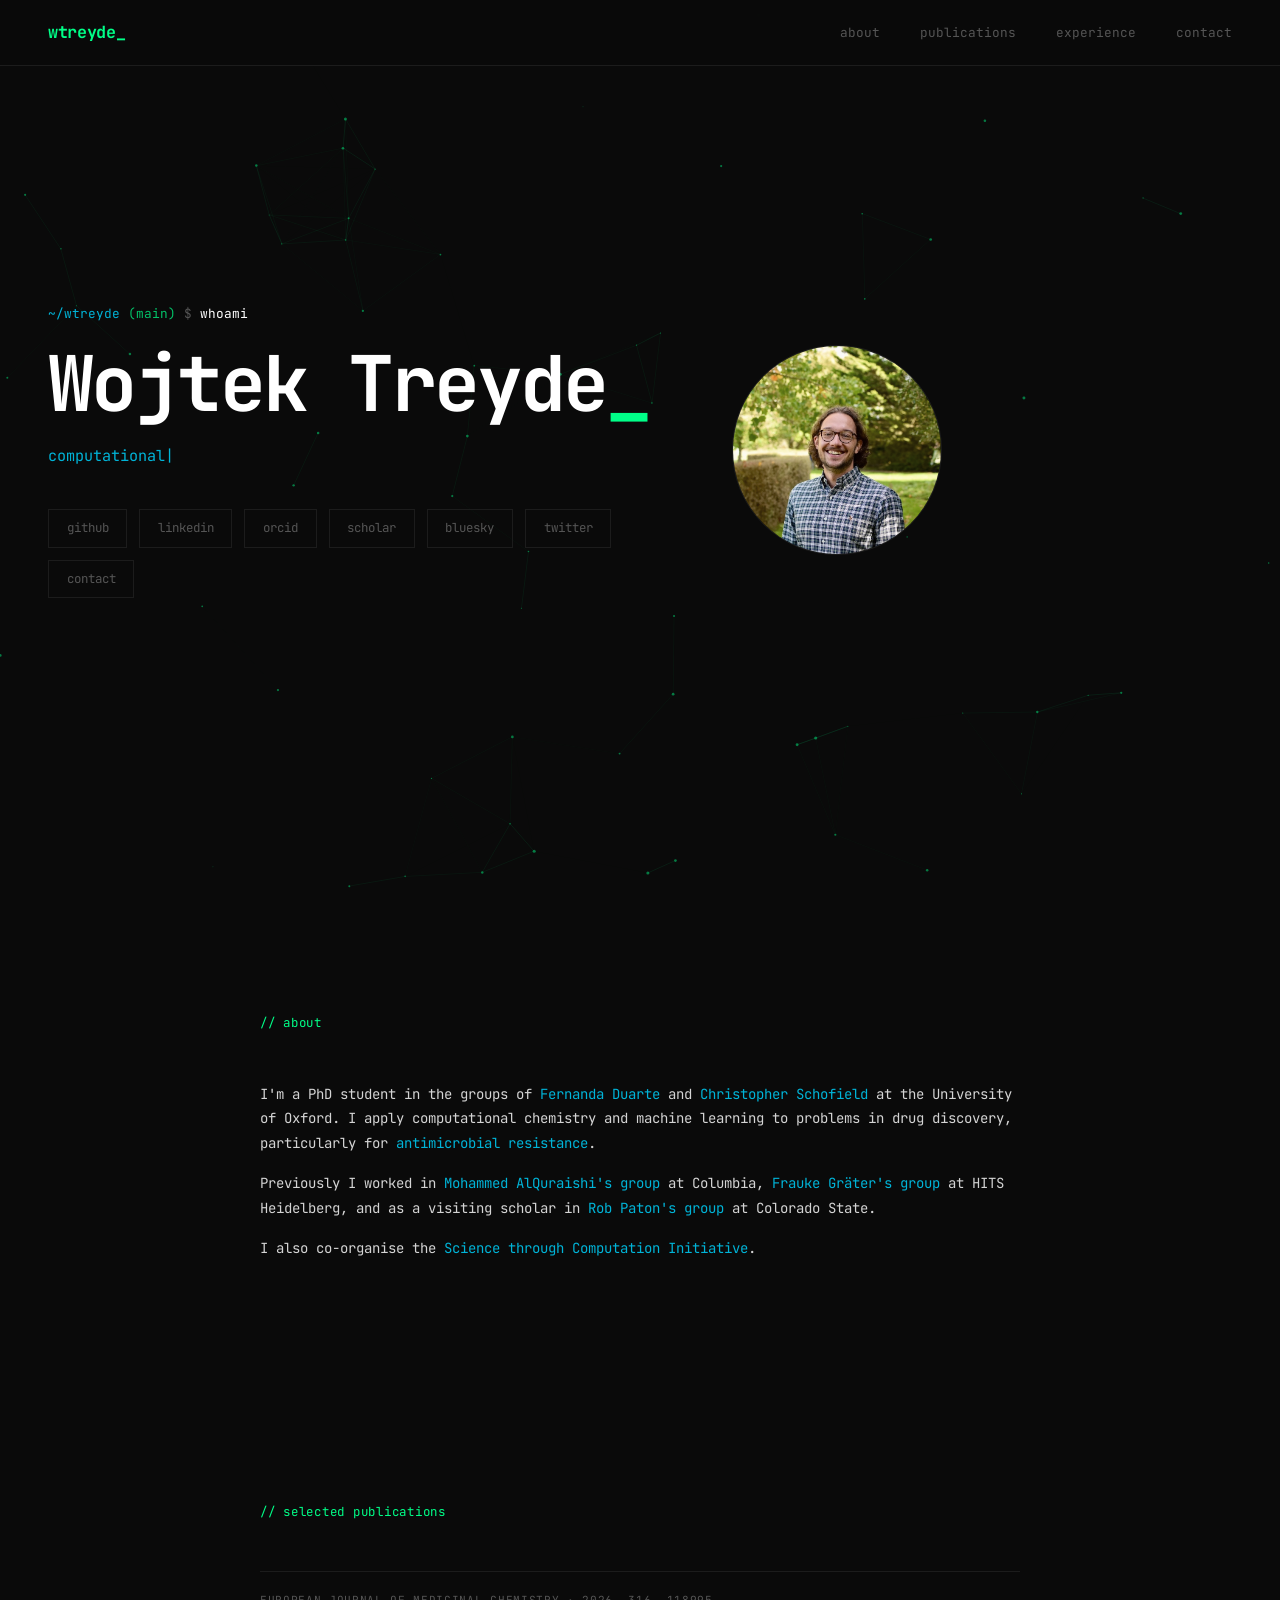
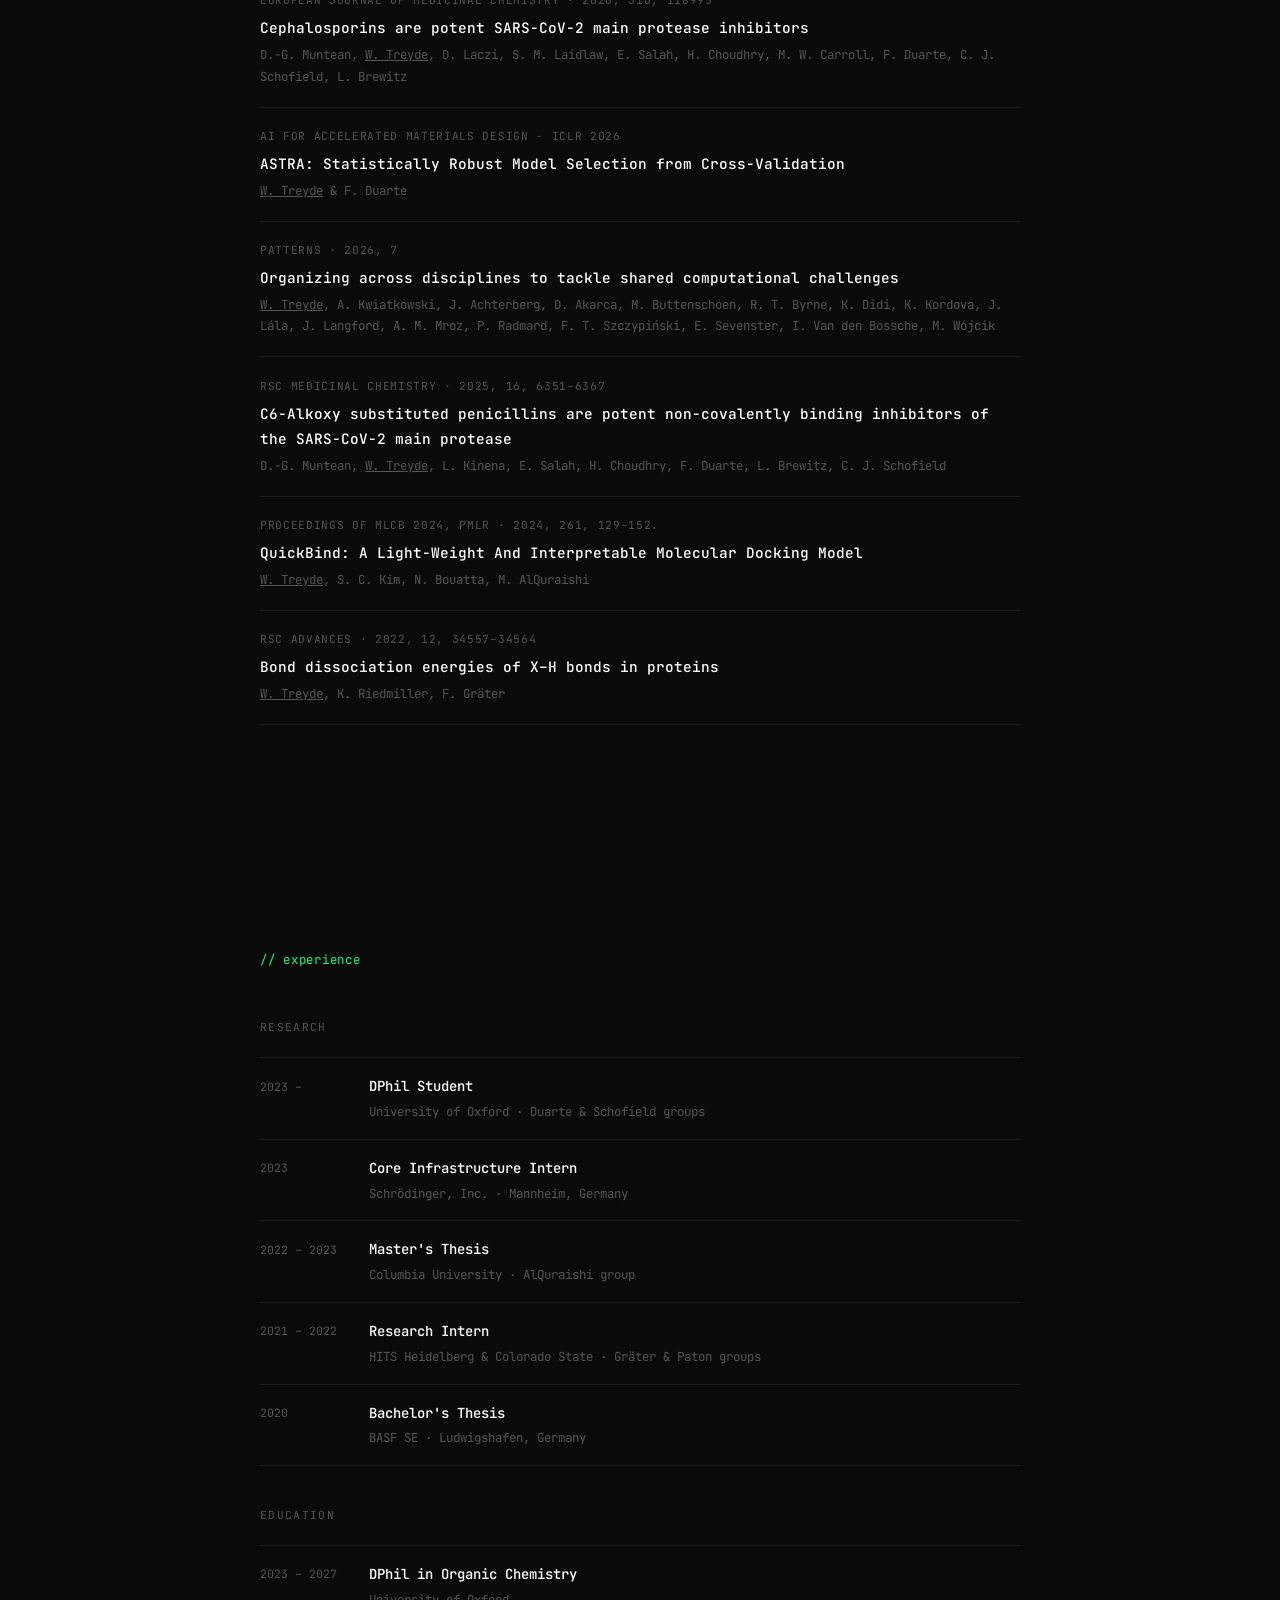
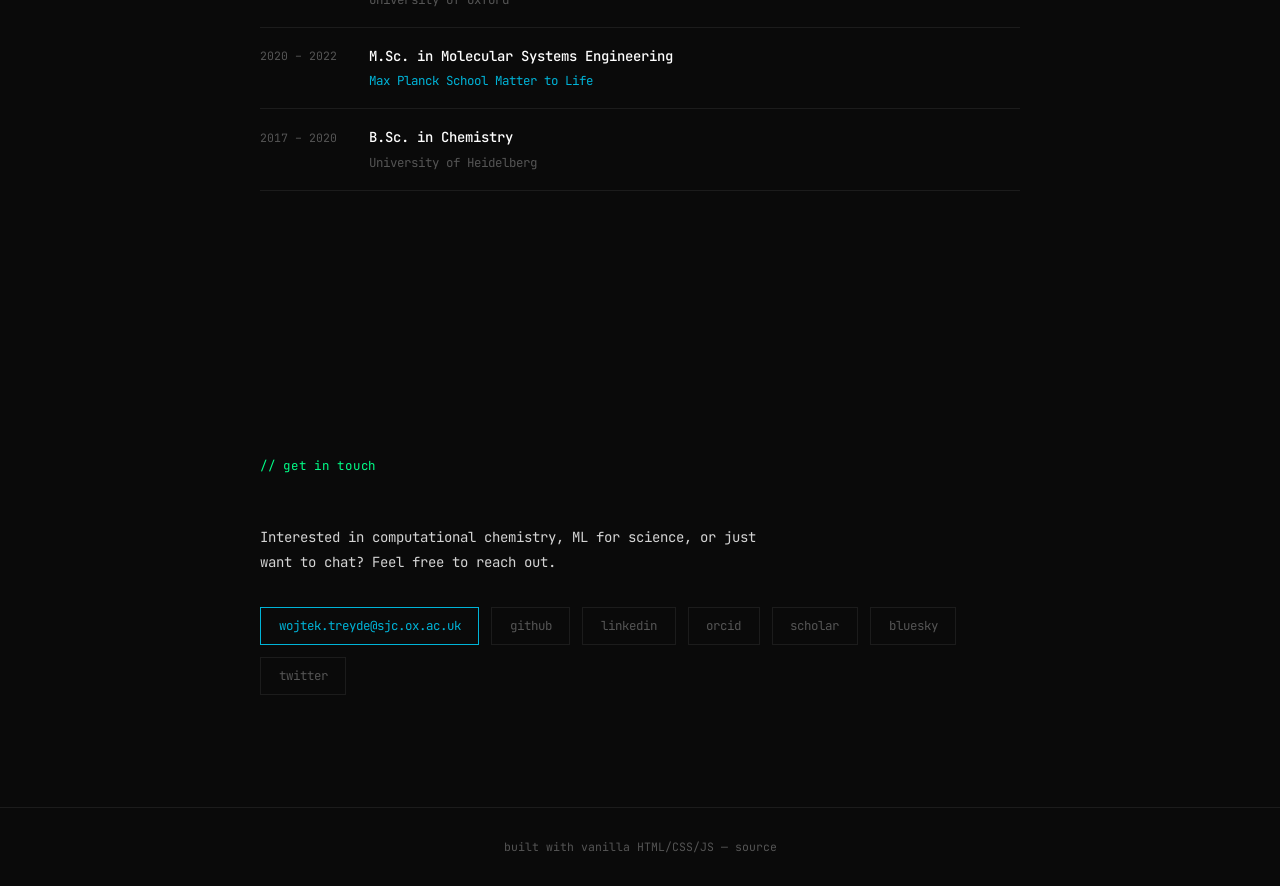
<file: index.html>
<!DOCTYPE html>
<html lang="en">
<head>
  <meta charset="UTF-8" />
  <meta name="viewport" content="width=device-width, initial-scale=1.0" />
  <title>Wojtek Treyde</title>
  <link rel="preconnect" href="https://fonts.googleapis.com" />
  <link href="https://fonts.googleapis.com/css2?family=JetBrains+Mono:wght@300;400;500;700&display=swap" rel="stylesheet" />
  <link rel="stylesheet" href="style.css" />
</head>
<body>
  <canvas id="bg-canvas"></canvas>

  <nav id="nav">
    <a href="#hero" class="nav-logo">wtreyde<span class="blink">_</span></a>
    <ul>
      <li><a href="#about">about</a></li>
      <li><a href="#publications">publications</a></li>
      <li><a href="#experience">experience</a></li>
      <li><a href="#contact">contact</a></li>
    </ul>
  </nav>

  <!-- HERO -->
  <section id="hero">
    <div class="hero-content">
      <div class="hero-text">
        <div class="hero-label">
          <span class="term-path">~/wtreyde</span><span class="term-branch"> (main)</span> <span class="term-dollar">$</span> <span class="term-cmd">whoami</span>
        </div>
        <h1 class="glitch" data-text="Wojtek Treyde">Wojtek Treyde<span class="blink accent-green">_</span></h1>
        <p class="hero-sub"><span id="typed"></span><span class="blink accent-cyan">|</span></p>
        <div class="hero-links">
          <a href="https://github.com/WTreyde" target="_blank" rel="noopener" class="btn">github</a>
          <a href="https://linkedin.com/in/wojtek-treyde-6b1628252" target="_blank" rel="noopener" class="btn">linkedin</a>
          <a href="https://orcid.org/0000-0003-1735-0640" target="_blank" rel="noopener" class="btn">orcid</a>
          <a href="https://scholar.google.com/citations?user=o9SXSmMAAAAJ&hl=en&oi=ao" target="_blank" rel="noopener" class="btn">scholar</a>
          <a href="https://bsky.app/profile/wtreyde.bsky.social" target="_blank" rel="noopener" class="btn">bluesky</a>
          <a href="https://twitter.com/WTreyde" target="_blank" rel="noopener" class="btn">twitter</a>
          <a href="mailto:wojtek.treyde@sjc.ox.ac.uk" class="btn">contact</a>
        </div>
      </div>
      <div class="hero-photo">
        <img src="profile.jpg" alt="Wojtek Treyde" />
      </div>
    </div>
  </section>

  <!-- ABOUT -->
  <section id="about">
    <div class="container fade-in">
      <h2 class="section-title">// about</h2>
      <div class="about-body">
        <p>
          I'm a PhD student in the groups of
          <a href="https://www.duartegroupchem.org" target="_blank" rel="noopener">Fernanda Duarte</a> and
          <a href="https://schofield.web.ox.ac.uk" target="_blank" rel="noopener">Christopher Schofield</a>
          at the University of Oxford. I apply computational chemistry and machine learning
          to problems in drug discovery, particularly for
          <a href="https://www.ineosoxford.ox.ac.uk" target="_blank" rel="noopener">antimicrobial resistance</a>.
        </p>
        <p>
          Previously I worked in
          <a href="https://www.aqlab.io" target="_blank" rel="noopener">Mohammed AlQuraishi's group</a> at Columbia,
          <a href="https://www.h-its.org/research/mbm/" target="_blank" rel="noopener">Frauke Gräter's group</a> at HITS Heidelberg,
          and as a visiting scholar in
          <a href="https://patonlab.com/" target="_blank" rel="noopener">Rob Paton's group</a> at Colorado State.
        </p>
        <p>
          I also co-organise the
          <a href="https://www.compmotifs.com" target="_blank" rel="noopener">Science through Computation Initiative</a>.
        </p>
      </div>
    </div>
  </section>

  <!-- PUBLICATIONS -->
  <section id="publications">
    <div class="container fade-in">
      <h2 class="section-title">// selected publications</h2>

      <div class="pub-item">
        <p class="pub-venue">European Journal of Medicinal Chemistry · 2026, 316, 118995</p>
        <p class="pub-title"><a href="https://www.sciencedirect.com/science/article/pii/S022352342600440X" target="_blank" rel="noopener">Cephalosporins are potent SARS-CoV-2 main protease inhibitors</a></p>
        <p class="pub-authors">D.-G. Muntean, <u>W. Treyde</u>, D. Laczi, S. M. Laidlaw, E. Salah, H. Choudhry, M. W. Carroll, F. Duarte, C. J. Schofield, L. Brewitz</p>
      </div>

      <div class="pub-item">
        <p class="pub-venue">AI for Accelerated Materials Design - ICLR 2026</p>
        <p class="pub-title"><a href="https://openreview.net/forum?id=Ld90kr48E2" target="_blank" rel="noopener">ASTRA: Statistically Robust Model Selection from Cross-Validation</a></p>
        <p class="pub-authors"><u>W. Treyde</u> & F. Duarte</p>
      </div>

      <div class="pub-item">
        <p class="pub-venue">Patterns · 2026, 7</p>
        <p class="pub-title"><a href="https://www.cell.com/patterns/fulltext/S2666-3899(26)00027-9" target="_blank" rel="noopener">Organizing across disciplines to tackle shared computational challenges</a></p>
        <p class="pub-authors"><u>W. Treyde</u>, A. Kwiatkowski, J. Achterberg, D. Akarca, M. Buttenschoen, R. T. Byrne, K. Didi, K. Kordova, J. Lála, J. Langford, A. M. Mroz, P. Radmard, F. T. Szczypiński, E. Sevenster, I. Van den Bossche, M. Wójcik</p>
      </div>

      <div class="pub-item">
        <p class="pub-venue">RSC Medicinal Chemistry · 2025, 16, 6351–6367</p>
        <p class="pub-title"><a href="https://pubs.rsc.org/en/content/articlelanding/2025/md/d5md00789e" target="_blank" rel="noopener">C6-Alkoxy substituted penicillins are potent non-covalently binding inhibitors of the SARS-CoV-2 main protease</a></p>
        <p class="pub-authors">D.-G. Muntean, <u>W. Treyde</u>, L. Kinena, E. Salah, H. Choudhry, F. Duarte, L. Brewitz, C. J. Schofield</p>
      </div>

      <div class="pub-item">
        <p class="pub-venue">Proceedings of MLCB 2024, PMLR · 2024, 261, 129–152.</p>
        <p class="pub-title"><a href="https://proceedings.mlr.press/v261/treyde24a.html" target="_blank" rel="noopener">QuickBind: A Light-Weight And Interpretable Molecular Docking Model</a></p>
        <p class="pub-authors"><u>W. Treyde</u>, S. C. Kim, N. Bouatta, M. AlQuraishi</p>
      </div>

      <div class="pub-item">
        <p class="pub-venue">RSC Advances · 2022, 12, 34557–34564</p>
        <p class="pub-title"><a href="https://pubs.rsc.org/en/content/articlelanding/2022/RA/D2RA04002F" target="_blank" rel="noopener">Bond dissociation energies of X–H bonds in proteins</a></p>
        <p class="pub-authors"><u>W. Treyde</u>, K. Riedmiller, F. Gräter</p>
      </div>
    </div>
  </section>

  <!-- EXPERIENCE -->
  <section id="experience">
    <div class="container fade-in">
      <h2 class="section-title">// experience</h2>

      <div class="timeline-group">
        <h3 class="group-label">research</h3>

        <div class="tl-item">
          <span class="tl-date">2023 –</span>
          <div class="tl-body">
            <p class="tl-title">DPhil Student</p>
            <p class="tl-sub">University of Oxford · Duarte &amp; Schofield groups</p>
          </div>
        </div>

        <div class="tl-item">
          <span class="tl-date">2023</span>
          <div class="tl-body">
            <p class="tl-title">Core Infrastructure Intern</p>
            <p class="tl-sub">Schrödinger, Inc. · Mannheim, Germany</p>
          </div>
        </div>

        <div class="tl-item">
          <span class="tl-date">2022 – 2023</span>
          <div class="tl-body">
            <p class="tl-title">Master's Thesis</p>
            <p class="tl-sub">Columbia University · AlQuraishi group</p>
          </div>
        </div>

        <div class="tl-item">
          <span class="tl-date">2021 – 2022</span>
          <div class="tl-body">
            <p class="tl-title">Research Intern</p>
            <p class="tl-sub">HITS Heidelberg &amp; Colorado State · Gräter &amp; Paton groups</p>
          </div>
        </div>

        <div class="tl-item">
          <span class="tl-date">2020</span>
          <div class="tl-body">
            <p class="tl-title">Bachelor's Thesis</p>
            <p class="tl-sub">BASF SE · Ludwigshafen, Germany</p>
          </div>
        </div>
      </div>

      <div class="timeline-group">
        <h3 class="group-label">education</h3>

        <div class="tl-item">
          <span class="tl-date">2023 – 2027</span>
          <div class="tl-body">
            <p class="tl-title">DPhil in Organic Chemistry</p>
            <p class="tl-sub">University of Oxford</p>
          </div>
        </div>

        <div class="tl-item">
          <span class="tl-date">2020 – 2022</span>
          <div class="tl-body">
            <p class="tl-title">M.Sc. in Molecular Systems Engineering</p>
            <p class="tl-sub"><a href="https://mattertolife.maxplanckschools.org/home" target="_blank" rel="noopener">Max Planck School Matter to Life</a></p>
          </div>
        </div>

        <div class="tl-item">
          <span class="tl-date">2017 – 2020</span>
          <div class="tl-body">
            <p class="tl-title">B.Sc. in Chemistry</p>
            <p class="tl-sub">University of Heidelberg</p>
          </div>
        </div>
      </div>
    </div>
  </section>

  <!-- CONTACT -->
  <section id="contact">
    <div class="container fade-in">
      <h2 class="section-title">// get in touch</h2>
      <p class="contact-intro">
        Interested in computational chemistry, ML for science, or just want to chat?
        Feel free to reach out.
      </p>
      <div class="contact-links">
        <a href="mailto:wojtek.treyde@sjc.ox.ac.uk" class="btn btn-accent">wojtek.treyde@sjc.ox.ac.uk</a>
        <a href="https://github.com/WTreyde" target="_blank" rel="noopener" class="btn">github</a>
        <a href="https://linkedin.com/in/wojtek-treyde-6b1628252" target="_blank" rel="noopener" class="btn">linkedin</a>
        <a href="https://orcid.org/0000-0003-1735-0640" target="_blank" rel="noopener" class="btn">orcid</a>
        <a href="https://scholar.google.com/citations?user=o9SXSmMAAAAJ&hl=en&oi=ao" target="_blank" rel="noopener" class="btn">scholar</a>
        <a href="https://bsky.app/profile/wtreyde.bsky.social" target="_blank" rel="noopener" class="btn">bluesky</a>
        <a href="https://twitter.com/WTreyde" target="_blank" rel="noopener" class="btn">twitter</a>
      </div>
    </div>
  </section>

  <footer>
    <p>built with vanilla HTML/CSS/JS &mdash; <a href="https://github.com/WTreyde/website" target="_blank" rel="noopener">source</a></p>
  </footer>

  <script src="script.js"></script>
</body>
</html>
</file>
<file: style.css>
/* ─── Variables ─────────────────────────────────────────────────── */
:root {
  --bg:      #0a0a0a;
  --surface: #111111;
  --green:   #00ff88;
  --cyan:    #00b4d8;
  --text:    #d4d4d4;
  --muted:   #555555;
  --border:  #1c1c1c;
  --font:    'JetBrains Mono', monospace;
}

/* ─── Reset ─────────────────────────────────────────────────────── */
*, *::before, *::after { box-sizing: border-box; margin: 0; padding: 0; }

html { scroll-behavior: smooth; }

body {
  background: var(--bg);
  color: var(--text);
  font-family: var(--font);
  font-size: 14px;
  line-height: 1.75;
  overflow-x: hidden;
}

/* ─── Canvas background ─────────────────────────────────────────── */
#bg-canvas {
  position: fixed;
  inset: 0;
  z-index: 0;
  pointer-events: none;
}

/* ─── Z-layer above canvas ──────────────────────────────────────── */
nav, section, footer { position: relative; z-index: 1; }

/* ─── Shared utils ──────────────────────────────────────────────── */
.accent-green { color: var(--green); }
.accent-cyan  { color: var(--cyan);  }
.hl           { color: var(--green); }

.blink { animation: blink 1s step-end infinite; }
@keyframes blink { 50% { opacity: 0; } }

a { color: inherit; text-decoration: none; }

/* ─── Navigation ────────────────────────────────────────────────── */
#nav {
  position: fixed;
  top: 0; left: 0; right: 0;
  display: flex;
  align-items: center;
  justify-content: space-between;
  padding: 1.1rem 3rem;
  background: rgba(10, 10, 10, 0.88);
  backdrop-filter: blur(12px);
  border-bottom: 1px solid var(--border);
  z-index: 100;
  transition: border-color 0.3s;
}

.nav-logo {
  font-size: 1.05rem;
  font-weight: 700;
  color: var(--green);
  letter-spacing: -0.02em;
}

#nav ul { display: flex; gap: 2.5rem; list-style: none; }

#nav ul a {
  font-size: 0.8rem;
  color: var(--muted);
  transition: color 0.2s;
}
#nav ul a:hover,
#nav ul a.active { color: var(--green); }

/* ─── Hero ──────────────────────────────────────────────────────── */
#hero {
  min-height: 100vh;
  display: flex;
  align-items: center;
  padding: 0 3rem;
}

.hero-content {
  max-width: 900px;
  display: flex;
  align-items: center;
  gap: 4rem;
}

.hero-text { flex: 1; max-width: 620px; }

.hero-photo {
  flex-shrink: 0;
}

.hero-photo img {
  width: 210px;
  height: 210px;
  object-fit: cover;
  object-position: center top;
  border-radius: 50%;
  border: 1px solid var(--border);
  filter: grayscale(20%);
  display: block;
}

.hero-label {
  font-size: 0.8rem;
  margin-bottom: 1.2rem;
  line-height: 1.8;
}

.term-path   { color: var(--cyan); }
.term-branch { color: var(--green); opacity: 0.75; }
.term-dollar { color: var(--muted); }
.term-cmd    { color: #ffffff; }

h1 {
  font-size: clamp(2.8rem, 6vw, 5rem);
  font-weight: 700;
  color: #ffffff;
  letter-spacing: -0.04em;
  line-height: 1.05;
  margin-bottom: 1.1rem;
  white-space: nowrap;
}

/* ─── Glitch effect on h1 ───────────────────────────────────────── */
.glitch {
  position: relative;
  display: inline-block;
}
.glitch::before,
.glitch::after {
  content: attr(data-text);
  position: absolute;
  inset: 0;
  font-size: inherit;
  font-weight: inherit;
  letter-spacing: inherit;
  pointer-events: none;
  opacity: 0;
}
.glitch:hover::before {
  opacity: 0.7;
  color: var(--cyan);
  clip-path: polygon(0 20%, 100% 20%, 100% 40%, 0 40%);
  animation: glitch-1 0.4s steps(2) forwards;
}
.glitch:hover::after {
  opacity: 0.7;
  color: var(--green);
  clip-path: polygon(0 60%, 100% 60%, 100% 80%, 0 80%);
  animation: glitch-2 0.4s steps(2) 0.05s forwards;
}
@keyframes glitch-1 {
  0%   { transform: translate(-3px, 0);  }
  50%  { transform: translate(3px, 0);   }
  100% { transform: translate(0, 0); opacity: 0; }
}
@keyframes glitch-2 {
  0%   { transform: translate(3px, 0);  }
  50%  { transform: translate(-3px, 0); }
  100% { transform: translate(0, 0); opacity: 0; }
}

/* ─── Typed subtitle ────────────────────────────────────────────── */
.hero-sub {
  font-size: 0.95rem;
  color: var(--cyan);
  margin-bottom: 2.5rem;
  min-height: 1.5em;
}

/* ─── Buttons ───────────────────────────────────────────────────── */
.hero-links, .contact-links {
  display: flex;
  flex-wrap: wrap;
  gap: 0.75rem;
}

.btn {
  display: inline-block;
  padding: 0.45rem 1.1rem;
  border: 1px solid var(--border);
  color: var(--muted);
  font-family: var(--font);
  font-size: 0.78rem;
  transition: border-color 0.2s, color 0.2s, background 0.2s;
}
.btn:hover {
  border-color: var(--green);
  color: var(--green);
}
.btn-accent {
  border-color: var(--cyan);
  color: var(--cyan);
}
.btn-accent:hover {
  background: var(--cyan);
  color: var(--bg);
}

/* ─── Sections ──────────────────────────────────────────────────── */
section { padding: 7rem 3rem; }

.container {
  max-width: 760px;
  margin: 0 auto;
}

.section-title {
  font-size: 0.78rem;
  color: var(--green);
  font-weight: 400;
  letter-spacing: 0.06em;
  margin-bottom: 3rem;
}

/* ─── About ─────────────────────────────────────────────────────── */
.about-body p { margin-bottom: 1rem; }
.about-body a {
  color: var(--cyan);
  border-bottom: 1px solid transparent;
  transition: border-color 0.2s;
}
.about-body a:hover { border-color: var(--cyan); }

/* ─── Timeline ──────────────────────────────────────────────────── */
.timeline-group { margin-bottom: 2.5rem; }

.group-label {
  font-size: 0.7rem;
  color: var(--muted);
  font-weight: 400;
  text-transform: uppercase;
  letter-spacing: 0.12em;
  margin-bottom: 1.2rem;
}

.tl-item {
  display: grid;
  grid-template-columns: 90px 1fr;
  gap: 1.2rem;
  padding: 1rem 0;
  border-top: 1px solid var(--border);
}
.tl-item:last-child { border-bottom: 1px solid var(--border); }

.tl-date {
  font-size: 0.72rem;
  color: var(--muted);
  padding-top: 0.15rem;
  white-space: nowrap;
}

.tl-title {
  font-size: 0.87rem;
  font-weight: 500;
  color: #fff;
  margin-bottom: 0.15rem;
}

.tl-sub {
  font-size: 0.78rem;
  color: var(--muted);
}
.tl-sub a { color: var(--cyan); }
.tl-sub a:hover { text-decoration: underline; }

.tl-bullets {
  list-style: none;
  margin-top: 0.45rem;
}
.tl-bullets li {
  font-size: 0.78rem;
  color: var(--muted);
  padding-left: 1.1em;
  position: relative;
  margin-bottom: 0.2rem;
}
.tl-bullets li::before {
  content: '+';
  position: absolute;
  left: 0;
  color: var(--green);
  opacity: 0.55;
}

/* ─── Publications ──────────────────────────────────────────────── */
.pub-item {
  padding: 1.2rem 0;
  border-top: 1px solid var(--border);
}
.pub-item:last-child { border-bottom: 1px solid var(--border); }

.pub-venue {
  font-size: 0.7rem;
  color: var(--muted);
  margin-bottom: 0.3rem;
  text-transform: uppercase;
  letter-spacing: 0.06em;
}

.pub-title {
  font-size: 0.9rem;
  font-weight: 500;
  color: #fff;
  margin-bottom: 0.2rem;
}
.pub-title a { color: inherit; transition: color 0.2s; }
.pub-title a:hover { color: var(--cyan); }

.pub-authors {
  font-size: 0.78rem;
  color: var(--muted);
}

/* ─── Contact ───────────────────────────────────────────────────── */
.contact-intro {
  margin-bottom: 2rem;
  max-width: 520px;
  line-height: 1.8;
}

/* ─── Footer ────────────────────────────────────────────────────── */
footer {
  padding: 1.8rem 3rem;
  text-align: center;
  font-size: 0.72rem;
  color: var(--muted);
  border-top: 1px solid var(--border);
}
footer a { color: var(--muted); }
footer a:hover { color: var(--green); }

/* ─── Scroll fade-in ────────────────────────────────────────────── */
.fade-in {
  opacity: 0;
  transform: translateY(24px);
  transition: opacity 0.7s ease, transform 0.7s ease;
}
.fade-in.visible {
  opacity: 1;
  transform: translateY(0);
}

/* ─── Responsive ────────────────────────────────────────────────── */
@media (max-width: 640px) {
  #nav    { padding: 1rem 1.5rem; }
  #hero,
  section { padding: 6rem 1.5rem; }
  footer  { padding: 1.5rem; }

  h1 { font-size: 2.4rem; white-space: normal; }

  .hero-content { flex-direction: column-reverse; gap: 2rem; align-items: flex-start; }
  .hero-photo img { width: 120px; height: 120px; }

  .tl-item { grid-template-columns: 1fr; gap: 0.3rem; }
  .tl-date { font-size: 0.7rem; }
}
</file>
